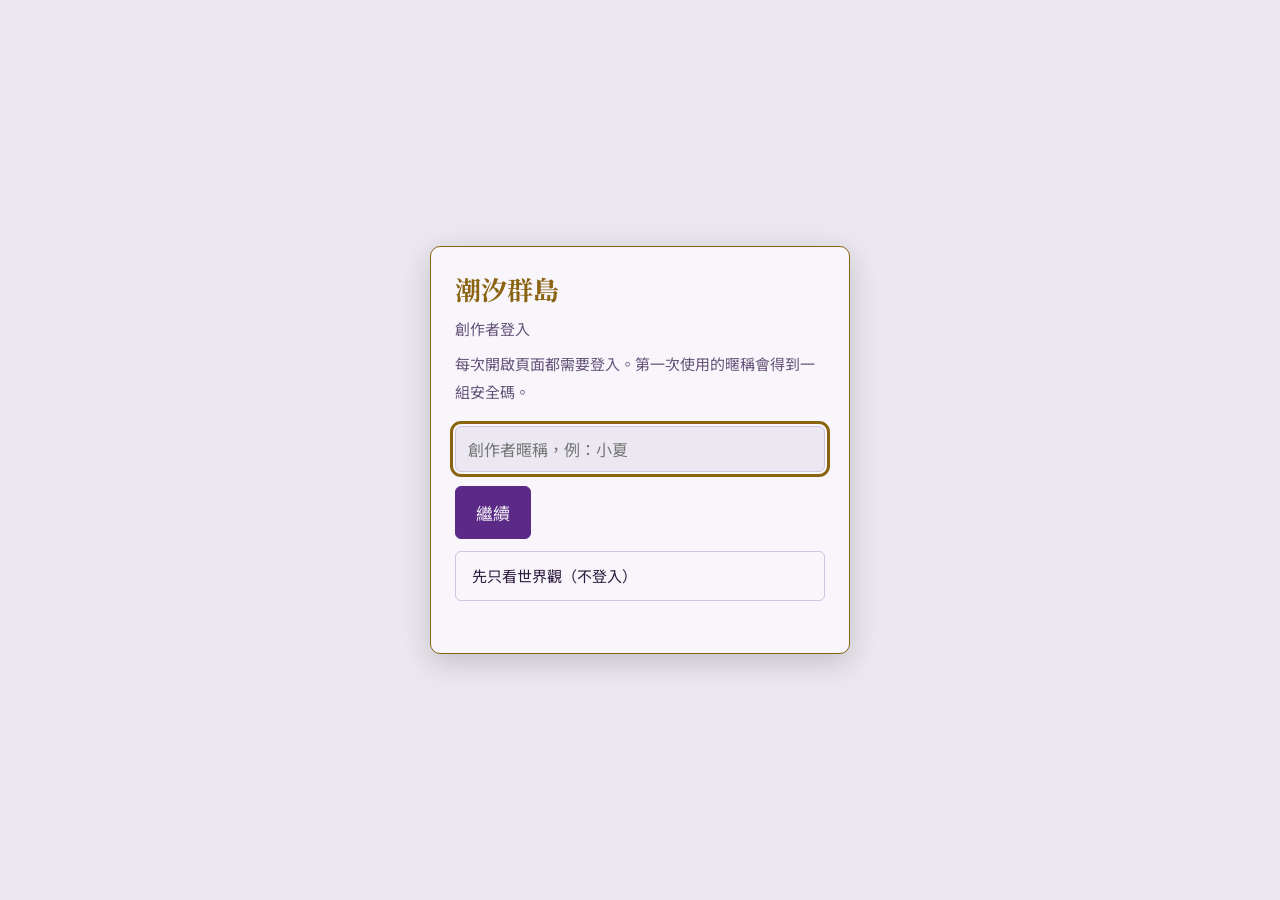
<file: index.html>
<!DOCTYPE html>
<html lang="zh-Hant">
<head>
<meta charset="utf-8">
<meta name="viewport" content="width=device-width, initial-scale=1, viewport-fit=cover">
<title>潮汐群島｜創作者登入</title>
<link href="https://fonts.googleapis.com/css2?family=Noto+Serif+TC:wght@400;600;900&family=Noto+Sans+TC:wght@400;500&display=swap" rel="stylesheet">
<link rel="stylesheet" href="style.css">
</head>
<body data-page="login" class="login">
<div class="gate" id="gate" role="dialog" aria-modal="true" aria-labelledby="gtt"><div class="box">
<h2 id="gtt" style="font-size:26px">潮汐群島</h2><p class="gp" style="margin-top:0">創作者登入</p>
<div id="st1"><p class="gp">每次開啟頁面都需要登入。第一次使用的暱稱會得到一組安全碼。</p><input id="nick" maxlength="20" placeholder="創作者暱稱，例：小夏" autocomplete="off" aria-label="創作者暱稱"><button type="button" class="go" id="next">繼續</button><a class="skip" id="skip" href="main.html">先只看世界觀（不登入）</a></div>
<div id="stn" hidden><p class="gp">「<b id="nn"></b>」是新暱稱。這是你的安全碼，只會顯示這一次，遺失無法找回：</p><code id="newcode"></code><button type="button" class="skip" id="cpcode" style="margin:0 0 10px">複製安全碼</button><label class="gp" style="display:block"><input type="checkbox" id="saved">我已抄下安全碼</label><div><button type="button" class="go" id="create">建立並進入</button><button type="button" class="skip" id="back1">返回</button></div></div>
<div id="sto" hidden><p class="gp">輸入「<b id="on"></b>」的安全碼：</p><input id="codein" placeholder="XXXX-XXXX-XXXX" autocomplete="off" aria-label="安全碼"><button type="button" class="go" id="unlock">進入</button><button type="button" class="skip" id="back2">返回</button></div>
<p class="err" id="gerr" role="alert"></p></div></div>
<script src="main.js" onerror="document.getElementById('gerr').textContent='找不到 main.js：請確認它和 index.html 在同一個資料夾，檔名全小寫。'"></script>
</body>
</html>
</file>
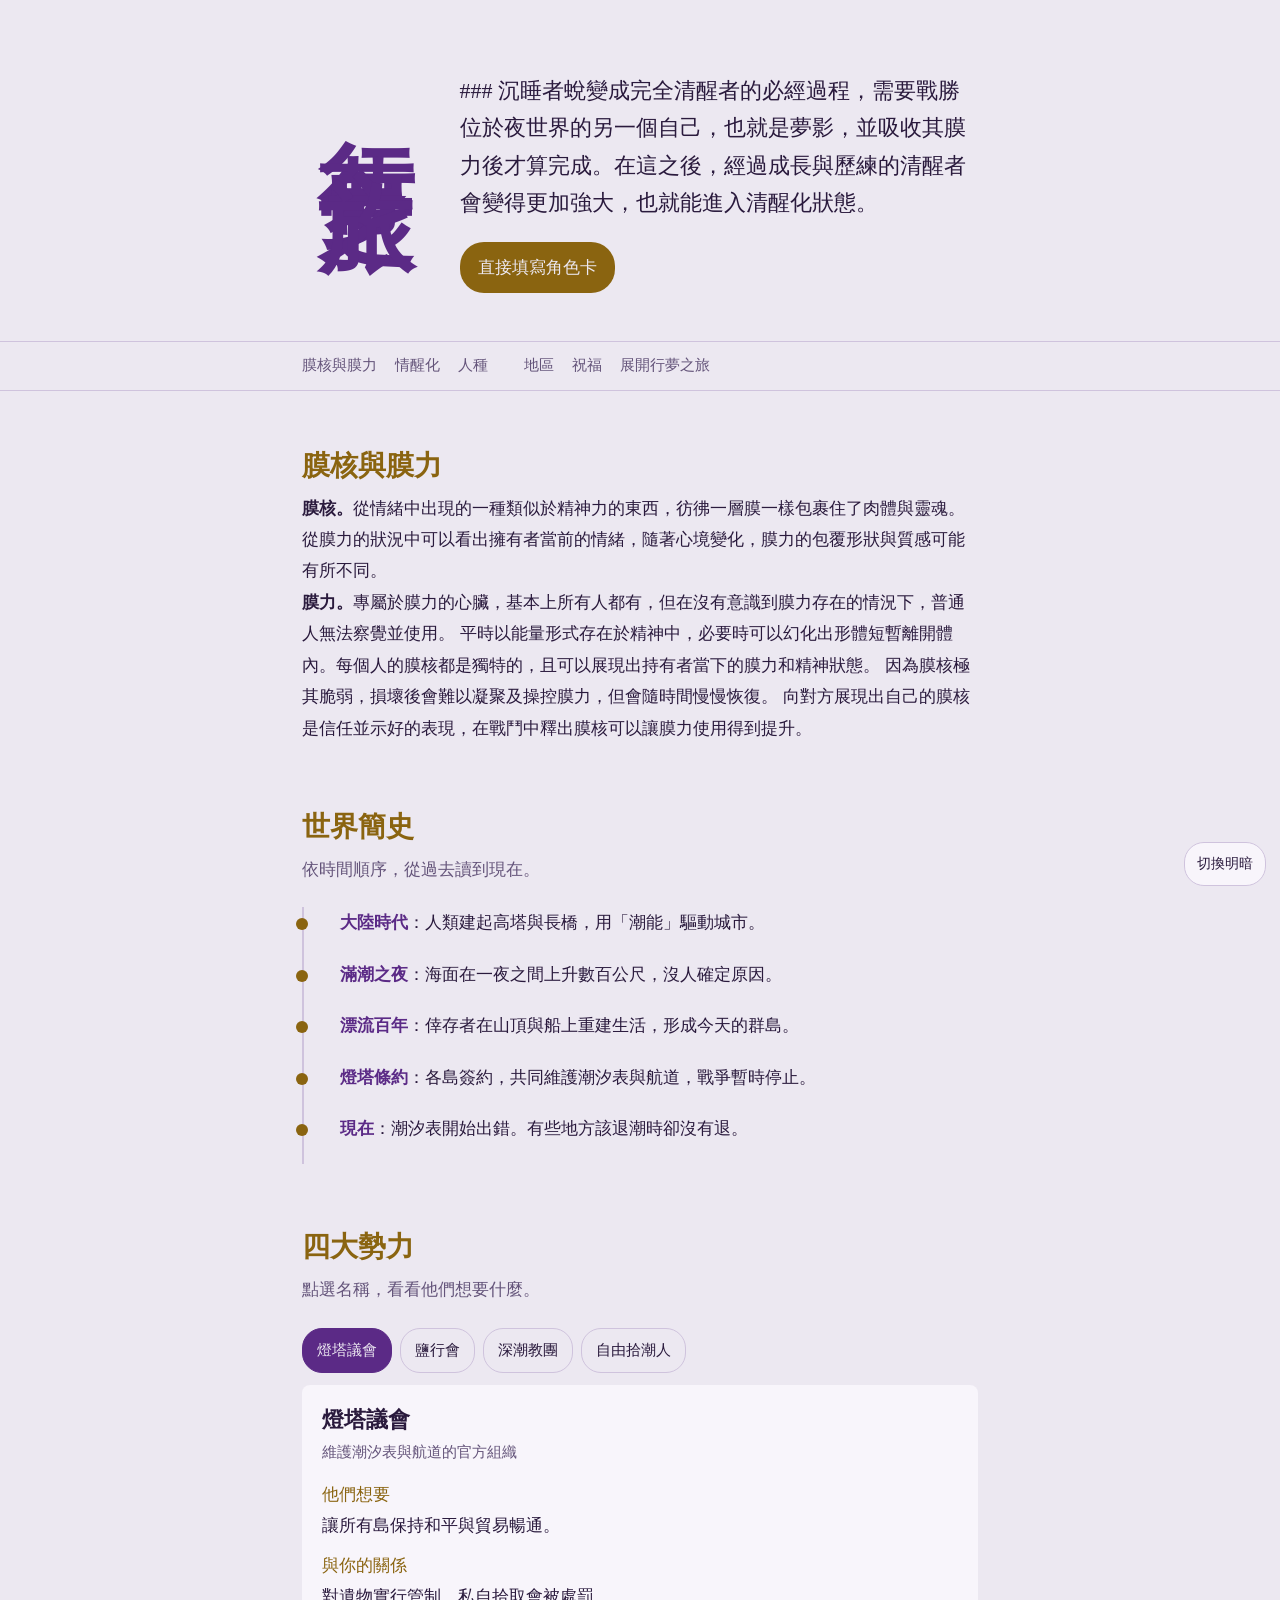
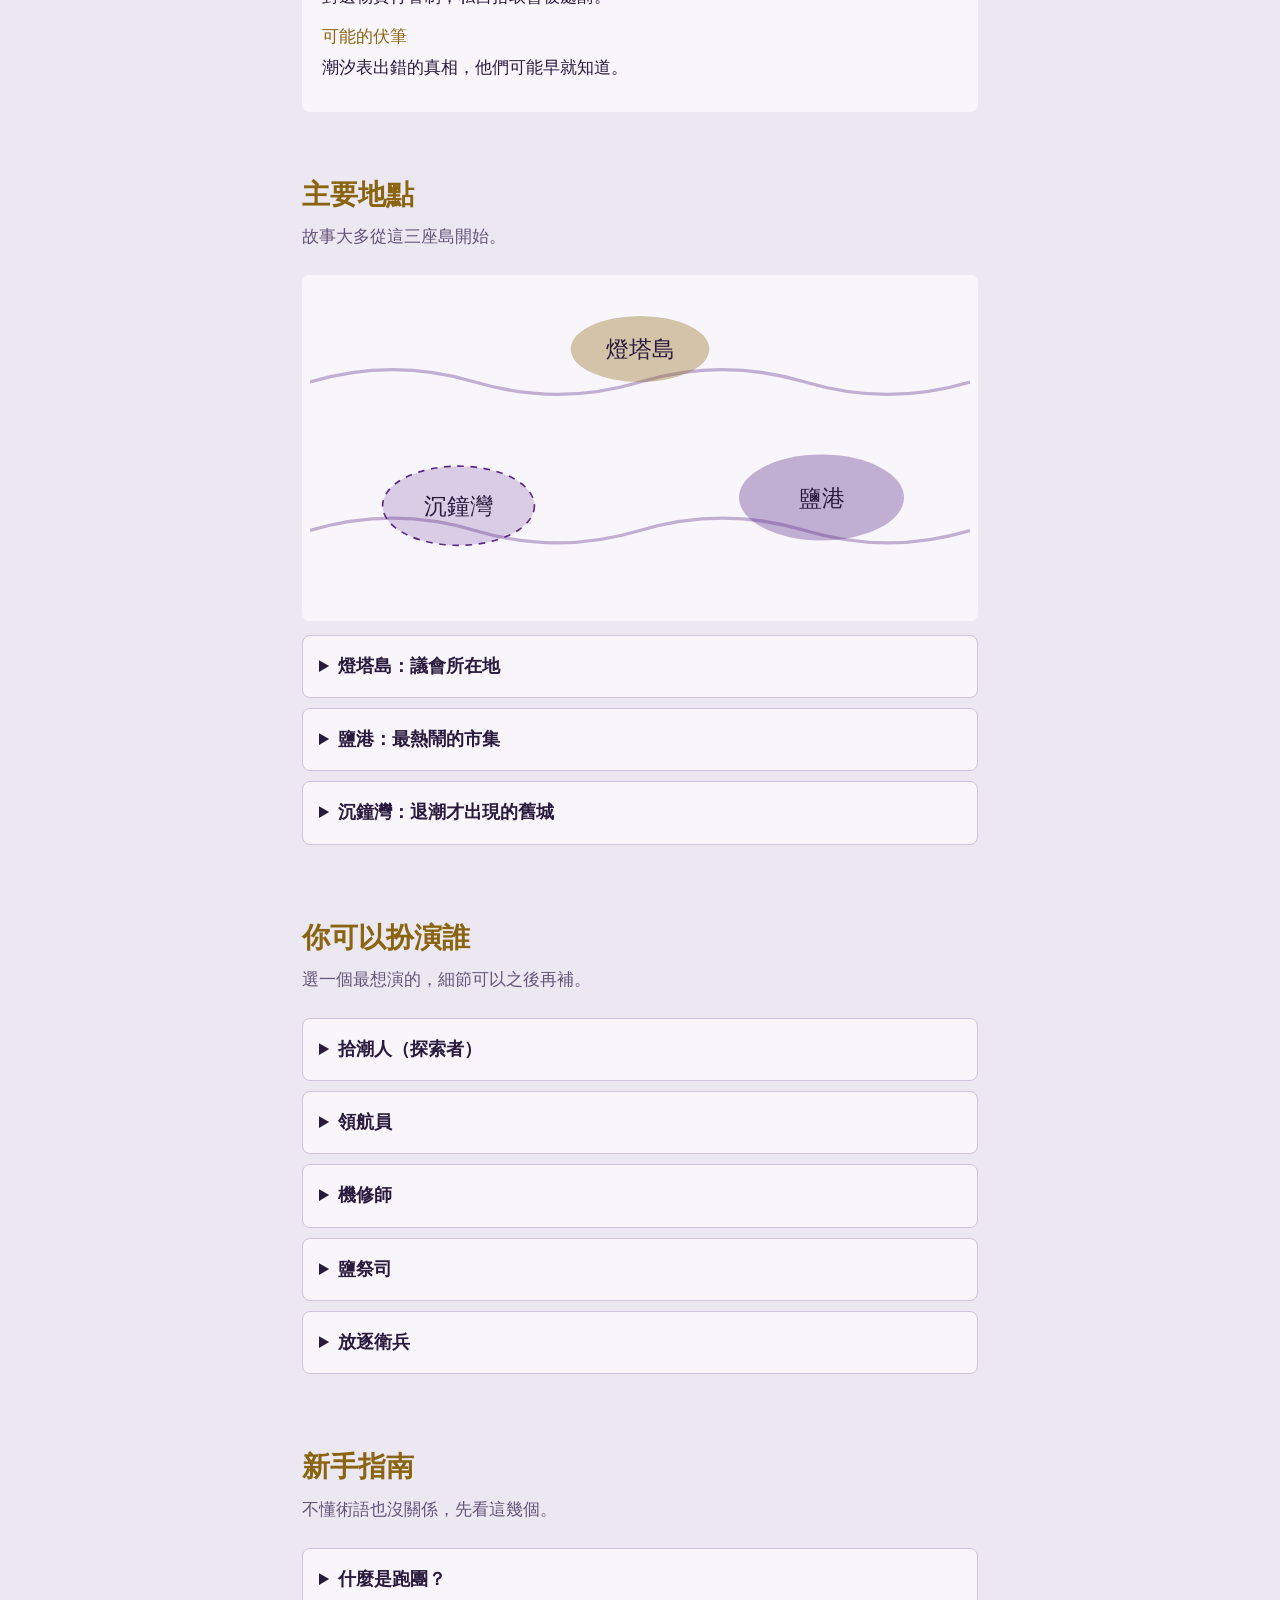
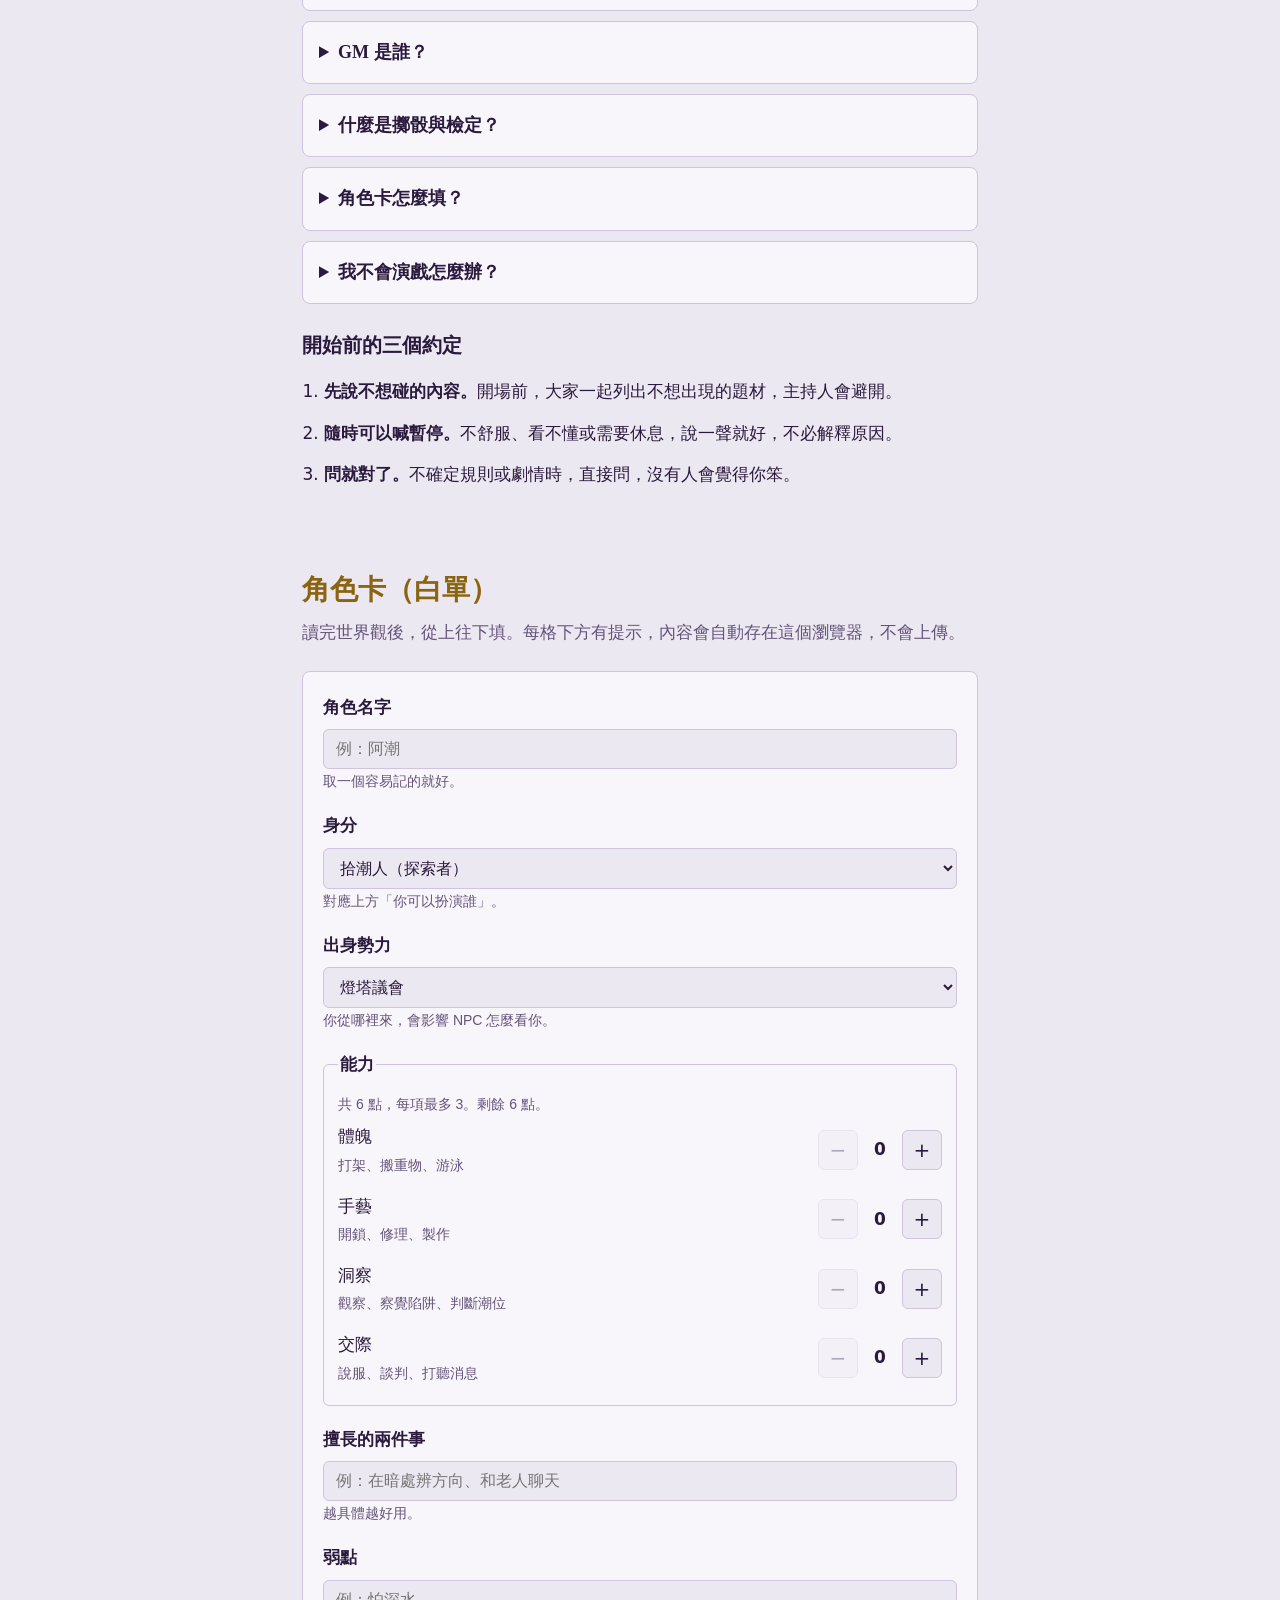
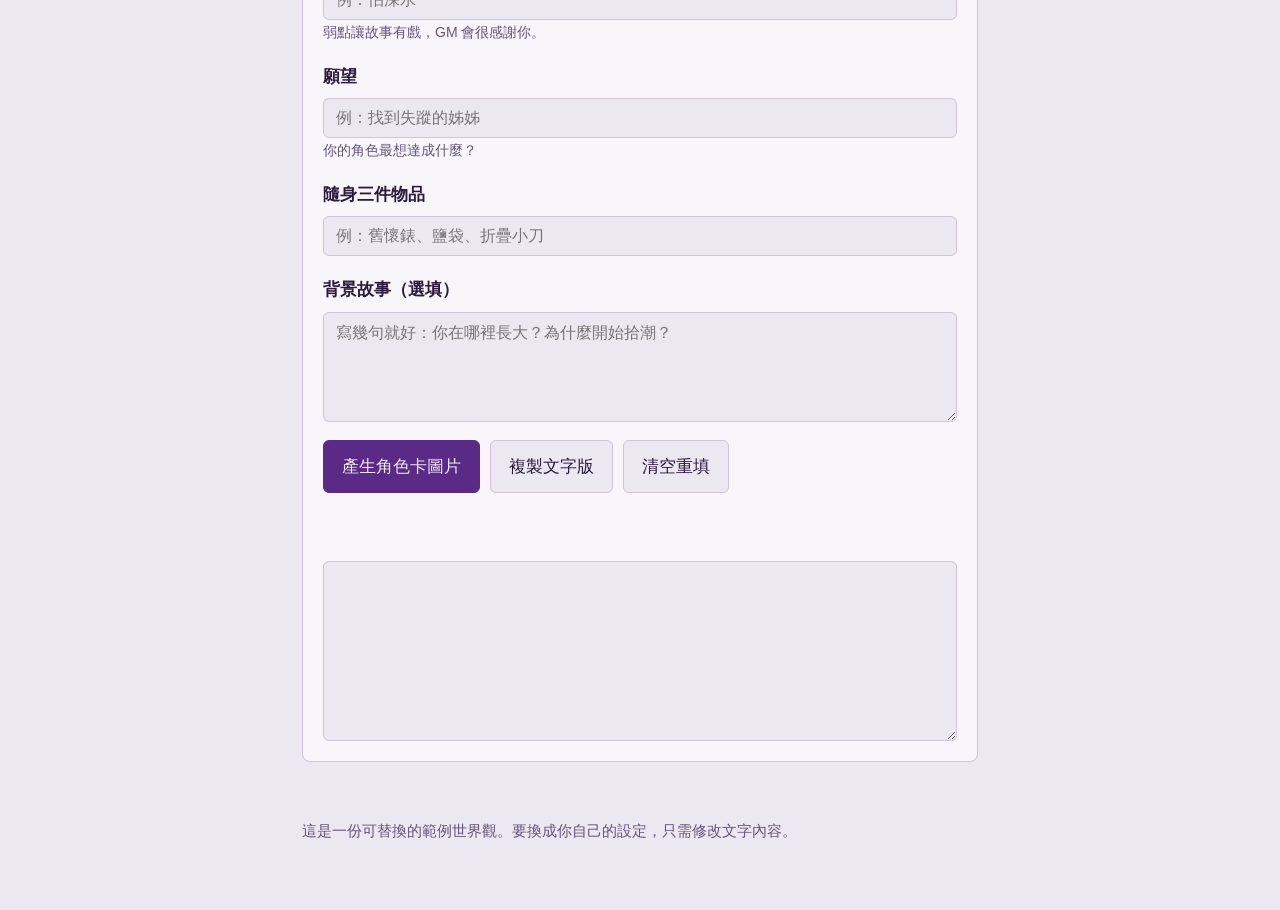
<file: Dream.html>
<!DOCTYPE html>
<head>
<meta charset="utf-8">
<meta name="viewport" content="width=device-width, initial-scale=1, viewport-fit=cover">
<title>行夢之旅｜旅途導引</title>
<style>
:root{--bg:#ece8f1;--panel:#f8f5fb;--ink:#2a1a3d;--mute:#64547a;--sea:#5b2a86;--brass:#8a6410;--line:#cfc3dd;
box-sizing:border-box;padding-top:env(safe-area-inset-top,0px);padding-bottom:env(safe-area-inset-bottom,0px)}
@media (prefers-color-scheme:dark){:root:not([data-theme="light"]){--bg:#1a1027;--panel:#26183a;--ink:#ece3f5;--mute:#b3a2c8;--sea:#b08ae0;--brass:#e2b44a;--line:#3f2c5c}}
:root[data-theme="dark"]{--bg:#1a1027;--panel:#26183a;--ink:#ece3f5;--mute:#b3a2c8;--sea:#b08ae0;--brass:#e2b44a;--line:#3f2c5c}
html{scroll-padding-top:env(safe-area-inset-top,0px);scroll-behavior:smooth}
*,*::before,*::after{box-sizing:border-box}
body{margin:0;background:var(--bg);color:var(--ink);font:17px/1.85 "Noto Sans TC",system-ui,sans-serif}
h1,h2,h3{font-family:"Noto Serif TC",serif;line-height:1.35;margin:0}
a{color:var(--sea)}
:focus-visible{outline:3px solid var(--brass);outline-offset:2px}
#tide{position:fixed;left:0;bottom:0;width:6px;height:0;background:var(--sea);z-index:5;transition:height .2s}
.wrap{max-width:720px;margin:0 auto;padding:0 22px}
nav{position:sticky;top:env(safe-area-inset-top,0px);background:var(--bg);border-bottom:1px solid var(--line);z-index:4}
nav .wrap{display:flex;gap:18px;overflow-x:auto;padding-top:10px;padding-bottom:10px;white-space:nowrap;font-size:15px}
nav a{text-decoration:none;color:var(--mute)}
nav a:hover{color:var(--brass)}
header{padding:64px 0 48px;border-bottom:1px solid var(--line)}
header .wrap{display:flex;gap:28px;align-items:flex-start}
h1{writing-mode:vertical-rl;font-size:clamp(56px,16vw,96px);font-weight:900;letter-spacing:.12em;color:var(--sea);flex:none}
.lead{padding-top:8px}
.lead p{margin:0 0 14px}
.lead .big{font-family:"Noto Serif TC",serif;font-size:22px;line-height:1.7}
.tag{color:var(--mute);font-size:15px}
section{padding:56px 0 8px}
h2{font-size:28px;margin-bottom:8px;color:var(--brass)}
.sub{color:var(--mute);margin:0 0 22px}
.facts{display:grid;gap:12px}
.facts div{background:var(--panel);border-left:4px solid var(--sea);padding:12px 16px;border-radius:0 6px 6px 0}
.facts b{font-family:"Noto Serif TC",serif}
ol.time{list-style:none;margin:0;padding:0 0 0 18px;border-left:2px solid var(--line)}
ol.time li{position:relative;padding:0 0 20px 18px}
ol.time li::before{content:"";position:absolute;left:-26px;top:11px;width:12px;height:12px;border-radius:50%;background:var(--brass)}
ol.time b{font-family:"Noto Serif TC",serif;color:var(--sea)}
.tabs{display:flex;gap:8px;flex-wrap:wrap;margin-bottom:12px}
.tabs button{font:inherit;font-size:15px;padding:8px 14px;border:1px solid var(--line);background:transparent;color:var(--ink);border-radius:20px;cursor:pointer}
.tabs button[aria-selected="true"]{background:var(--sea);border-color:var(--sea);color:var(--bg)}
.card{background:var(--panel);padding:20px;border-radius:8px;min-height:220px}
.card h3{font-size:22px;margin-bottom:4px}
.card .meta{color:var(--mute);font-size:15px;margin:0 0 10px}
.card dl{margin:12px 0 0}.card dt{font-weight:500;color:var(--brass)}.card dd{margin:0 0 8px}
details{background:var(--panel);border:1px solid var(--line);border-radius:8px;margin-bottom:10px;padding:2px 16px}
summary{cursor:pointer;padding:12px 0;font-family:"Noto Serif TC",serif;font-weight:600;font-size:18px}
details p{margin:0 0 14px}
.map{background:var(--panel);border-radius:8px;padding:8px;margin-bottom:14px}
.map svg{width:100%;height:auto;display:block}
.map text{fill:var(--ink);font:14px "Noto Sans TC",sans-serif}
.rules{padding-left:22px}.rules li{margin-bottom:10px}
footer{padding:48px 0 64px;color:var(--mute);font-size:15px}
#theme{position:fixed;right:14px;bottom:calc(14px + env(safe-area-inset-bottom,0px));z-index:6;font:inherit;font-size:14px;padding:8px 12px;border-radius:20px;border:1px solid var(--line);background:var(--panel);color:var(--ink);cursor:pointer}
.cta{display:inline-block;margin-top:6px;padding:10px 18px;background:var(--brass);color:var(--bg);border-radius:24px;text-decoration:none;font-weight:500}
.sheet{background:var(--panel);border:1px solid var(--line);border-radius:8px;padding:20px;display:grid;gap:18px}
.sheet label,.sheet legend{display:block;font-family:"Noto Serif TC",serif;font-weight:600}
.sheet small{display:block;font:14px/1.5 "Noto Sans TC",sans-serif;color:var(--mute);margin-top:2px}
.sheet input,.sheet select,.sheet textarea{display:block;width:100%;margin-top:6px;padding:10px 12px;font:16px "Noto Sans TC",sans-serif;color:var(--ink);background:var(--bg);border:1px solid var(--line);border-radius:6px}
.sheet textarea{min-height:110px;resize:vertical}
.sheet fieldset{border:1px solid var(--line);border-radius:6px;margin:0;padding:12px 14px}
.stat{display:flex;align-items:center;gap:10px;padding:6px 0}
.stat span.n{flex:1;font-family:"Noto Sans TC",sans-serif;font-weight:400}
.stat span.n em{display:block;font-style:normal;font-size:14px;color:var(--mute)}
.stat button,.btns button{font:inherit;cursor:pointer;border:1px solid var(--line);background:var(--bg);color:var(--ink);border-radius:6px}
.stat button{width:40px;height:40px;font-size:20px}
.stat button:disabled{opacity:.35;cursor:default}
.stat output{width:24px;text-align:center;font-weight:600}
.btns{display:flex;gap:10px;flex-wrap:wrap}
.btns button{padding:10px 18px}
.btns .go{background:var(--sea);border-color:var(--sea);color:var(--bg)}
#msg{margin:0;color:var(--sea);min-height:1.5em}
#out{min-height:180px}
@media (prefers-reduced-motion:reduce){html{scroll-behavior:auto}#tide{transition:none}}
</style>
</head>
<body>
<div id="tide" aria-hidden="true"></div>
<button id="theme" type="button">切換明暗</button>

<header>
<div class="wrap">
<h1>行夢之旅</h1>
<div class="lead">
<p class="big">### 沉睡者蛻變成完全清醒者的必經過程，需要戰勝位於夜世界的另一個自己，也就是夢影，並吸收其膜力後才算完成。在這之後，經過成長與歷練的清醒者會變得更加強大，也就能進入清醒化狀態。</p>
<a class="cta" href="#sheet">直接填寫角色卡</a>
</div>
</div>
</header>

<nav aria-label="認識行夢之旅"><div class="wrap">
<a href="#quick">膜核與膜力</a><a href="#history">情醒化</a><a href="#factions">人種</a><a href="#places"世界</a><a href="#roles">地區</a><a href="#newbie">祝福</a><a href="#sheet">展開行夢之旅</a>
</div></nav>

<main class="wrap">

<section id="quick">
<h2>膜核與膜力</h2>
<div><b>膜核。</b>從情緒中出現的一種類似於精神力的東西，彷彿一層膜一樣包裹住了肉體與靈魂。從膜力的狀況中可以看出擁有者當前的情緒，隨著心境變化，膜力的包覆形狀與質感可能有所不同。</div>
<div><b>膜力。</b>專屬於膜力的心臟，基本上所有人都有，但在沒有意識到膜力存在的情況下，普通人無法察覺並使用。
平時以能量形式存在於精神中，必要時可以幻化出形體短暫離開體內。每個人的膜核都是獨特的，且可以展現出持有者當下的膜力和精神狀態。
因為膜核極其脆弱，損壞後會難以凝聚及操控膜力，但會隨時間慢慢恢復。
向對方展現出自己的膜核是信任並示好的表現，在戰鬥中釋出膜核可以讓膜力使用得到提升。
</div>
</div>
</section>

<section id="history">
<h2>世界簡史</h2>
<p class="sub">依時間順序，從過去讀到現在。</p>
<ol class="time">
<li><b>大陸時代</b>：人類建起高塔與長橋，用「潮能」驅動城市。</li>
<li><b>滿潮之夜</b>：海面在一夜之間上升數百公尺，沒人確定原因。</li>
<li><b>漂流百年</b>：倖存者在山頂與船上重建生活，形成今天的群島。</li>
<li><b>燈塔條約</b>：各島簽約，共同維護潮汐表與航道，戰爭暫時停止。</li>
<li><b>現在</b>：潮汐表開始出錯。有些地方該退潮時卻沒有退。</li>
</ol>
</section>

<section id="factions">
<h2>四大勢力</h2>
<p class="sub">點選名稱，看看他們想要什麼。</p>
<div class="tabs" role="tablist" id="ftabs"></div>
<div class="card" id="fcard" role="tabpanel" aria-live="polite"></div>
</section>

<section id="places">
<h2>主要地點</h2>
<p class="sub">故事大多從這三座島開始。</p>
<div class="map">
<svg viewBox="0 0 400 200" role="img" aria-label="群島示意圖：北方燈塔島、東南鹽港、西南沉鐘灣">
<rect width="400" height="200" fill="none"/>
<path d="M0 60 Q50 45 100 60 T200 60 T300 60 T400 60" fill="none" stroke="var(--sea)" stroke-opacity=".35" stroke-width="2"/>
<path d="M0 150 Q50 135 100 150 T200 150 T300 150 T400 150" fill="none" stroke="var(--sea)" stroke-opacity=".35" stroke-width="2"/>
<ellipse cx="200" cy="40" rx="42" ry="20" fill="var(--brass)" fill-opacity=".35"/><text x="200" y="45" text-anchor="middle">燈塔島</text>
<ellipse cx="310" cy="130" rx="50" ry="26" fill="var(--sea)" fill-opacity=".35"/><text x="310" y="135" text-anchor="middle">鹽港</text>
<ellipse cx="90" cy="135" rx="46" ry="24" fill="var(--sea)" fill-opacity=".2" stroke="var(--sea)" stroke-dasharray="4 4"/><text x="90" y="140" text-anchor="middle">沉鐘灣</text>
</svg>
</div>
<details><summary>燈塔島：議會所在地</summary><p>整座島圍著一座會發光的塔建成。這裡發布每日潮汐表，也是任務的接案處。治安好、規矩多，帶武器進城要登記。</p></details>
<details><summary>鹽港：最熱鬧的市集</summary><p>船隻、商人、走私客都在這裡。想買裝備、找情報、認識同伴，先來這裡。夜裡的碼頭不要單獨行動。</p></details>
<details><summary>沉鐘灣：退潮才出現的舊城</summary><p>舊世界的城區，只在大退潮時露出水面。街上還有鐘聲，但沒人知道是誰在敲。多數冒險從這裡開始。</p></details>
</section>

<section id="roles">
<h2>你可以扮演誰</h2>
<p class="sub">選一個最想演的，細節可以之後再補。</p>
<details><summary>拾潮人（探索者）</summary><p>擅長潛入舊城、開鎖、辨認遺物。隊伍裡最常見的角色。</p></details>
<details><summary>領航員</summary><p>看得懂潮汐表，也懂星象。負責讓隊伍在對的時間進、對的時間出。</p></details>
<details><summary>機修師</summary><p>能修復舊世界的機械，也能在戰鬥中操作重型裝置。</p></details>
<details><summary>鹽祭司</summary><p>與深潮溝通的人。能安撫海中的東西，但代價由你自己承擔。</p></details>
<details><summary>放逐衛兵</summary><p>曾經的議會守衛，因為某件事被除名。擅長保護同伴。</p></details>
</section>

<section id="newbie">
<h2>新手指南</h2>
<p class="sub">不懂術語也沒關係，先看這幾個。</p>
<details><summary>什麼是跑團？</summary><p>一群人一起說一個故事。一位主持人（GM）描述世界，其他人各自扮演一個角色，說出角色想做什麼。不確定成不成功時，就擲骰子決定。</p></details>
<details><summary>GM 是誰？</summary><p>遊戲主持人。負責描述場景、扮演路人（NPC）、裁定結果。GM 不是對手，而是幫大家把故事說好的人。</p></details>
<details><summary>什麼是擲骰與檢定？</summary><p>當你的角色做有風險的事（例如撬開生鏽的門），GM 會請你擲骰。點數加上你的能力，達到目標就成功。失敗通常會讓故事往有趣的方向轉，而不是卡住。</p></details>
<details><summary>角色卡怎麼填？</summary><p>寫下名字、身分、幾項擅長的事、一個弱點和一個想達成的願望。有這五項就夠開場，其餘可以邊玩邊補。</p></details>
<details><summary>我不會演戲怎麼辦？</summary><p>不用演。用「我的角色會……」開頭說明想做什麼就好。用第三人稱一樣完全可以。</p></details>

<h3 style="margin:28px 0 10px;font-size:20px">開始前的三個約定</h3>
<ol class="rules">
<li><b>先說不想碰的內容。</b>開場前，大家一起列出不想出現的題材，主持人會避開。</li>
<li><b>隨時可以喊暫停。</b>不舒服、看不懂或需要休息，說一聲就好，不必解釋原因。</li>
<li><b>問就對了。</b>不確定規則或劇情時，直接問，沒有人會覺得你笨。</li>
</ol>
</section>

<section id="sheet">
<h2>角色卡（白單）</h2>
<p class="sub">讀完世界觀後，從上往下填。每格下方有提示，內容會自動存在這個瀏覽器，不會上傳。</p>
<div class="sheet">
<label>角色名字<input data-f="name" placeholder="例：阿潮" autocomplete="off"><small>取一個容易記的就好。</small></label>
<label>身分<select data-f="role" id="fRole"></select><small>對應上方「你可以扮演誰」。</small></label>
<label>出身勢力<select data-f="fac" id="fFac"></select><small>你從哪裡來，會影響 NPC 怎麼看你。</small></label>
<fieldset><legend>能力</legend><small id="left"></small><div id="stats"></div></fieldset>
<label>擅長的兩件事<input data-f="skills" placeholder="例：在暗處辨方向、和老人聊天" autocomplete="off"><small>越具體越好用。</small></label>
<label>弱點<input data-f="weak" placeholder="例：怕深水" autocomplete="off"><small>弱點讓故事有戲，GM 會很感謝你。</small></label>
<label>願望<input data-f="wish" placeholder="例：找到失蹤的姊姊" autocomplete="off"><small>你的角色最想達成什麼？</small></label>
<label>隨身三件物品<input data-f="items" placeholder="例：舊懷錶、鹽袋、折疊小刀" autocomplete="off"></label>
<label>背景故事（選填）<textarea data-f="story" placeholder="寫幾句就好：你在哪裡長大？為什麼開始拾潮？"></textarea></label>
<div class="btns"><button type="button" class="go" id="mkimg">產生角色卡圖片</button><button type="button" id="copy">複製文字版</button><button type="button" id="clear">清空重填</button></div>
<p id="msg" role="status"></p>
<textarea id="out" readonly hidden aria-label="角色卡文字"></textarea>
<div id="imgbox" hidden>
<img id="cardimg" alt="完整的角色卡圖片" style="width:100%;height:auto;border-radius:8px;display:block">
<div class="btns" style="margin-top:12px"><button type="button" class="go" id="dl" hidden>下載圖片</button></div>
<small>手機也可以長按圖片，選擇儲存到相簿。</small>
</div>
</div>
</section>

</main>

<footer><div class="wrap">這是一份可替換的範例世界觀。要換成你自己的設定，只需修改文字內容。</div></footer>

<script>
var F=[
{n:"燈塔議會",m:"維護潮汐表與航道的官方組織",g:"讓所有島保持和平與貿易暢通。",w:"對遺物實行管制，私自拾取會被處罰。",h:"潮汐表出錯的真相，他們可能早就知道。"},
{n:"鹽行會",m:"控制貿易與港口的商人聯盟",g:"賺錢，並壟斷遺物交易。",w:"出價高，也不問來源，但翻臉很快。",h:"想要一份沒有議會審查的潮汐表。"},
{n:"深潮教團",m:"崇拜海中意志的信徒",g:"讓大海永遠不再退去。",w:"他們相信滿潮之夜是一種恩典。",h:"你的隊伍裡，也許有人已經受洗。"},
{n:"自由拾潮人",m:"沒有旗幟的獨立探索者",g:"活下去，順便發點財。",w:"互相分享潮位與陷阱情報。",h:"角色多半從這裡出身，你也是。"}];
var tabs=document.getElementById("ftabs"),card=document.getElementById("fcard");
function show(i){
var f=F[i];
card.innerHTML="<h3></h3><p class='meta'></p><dl><dt>他們想要</dt><dd></dd><dt>與你的關係</dt><dd></dd><dt>可能的伏筆</dt><dd></dd></dl>";
card.querySelector("h3").textContent=f.n;
card.querySelector(".meta").textContent=f.m;
var d=card.querySelectorAll("dd");d[0].textContent=f.g;d[1].textContent=f.w;d[2].textContent=f.h;
[].forEach.call(tabs.children,function(b,j){b.setAttribute("aria-selected",j===i)});
}
F.forEach(function(f,i){var b=document.createElement("button");b.type="button";b.setAttribute("role","tab");b.textContent=f.n;b.onclick=function(){show(i)};tabs.appendChild(b)});
show(0);
var tide=document.getElementById("tide");
function upd(){var h=document.documentElement.scrollHeight-innerHeight;tide.style.height=(h>0?scrollY/h*100:0)+"%"}
addEventListener("scroll",upd,{passive:true});upd();
var ROLES=["拾潮人（探索者）","領航員","機修師","鹽祭司","放逐衛兵"];
var ST=[["體魄","打架、搬重物、游泳"],["手藝","開鎖、修理、製作"],["洞察","觀察、察覺陷阱、判斷潮位"],["交際","說服、談判、打聽消息"]];
var val={體魄:0,手藝:0,洞察:0,交際:0},KEY="tide-sheet";
function opts(id,arr){var s=document.getElementById(id);arr.forEach(function(t){var o=document.createElement("option");o.textContent=t;s.appendChild(o)})}
opts("fRole",ROLES);opts("fFac",F.map(function(f){return f.n}));
var sEl=document.getElementById("stats"),lEl=document.getElementById("left");
function pts(){return 6-ST.reduce(function(a,s){return a+val[s[0]]},0)}
function drawStats(){
sEl.innerHTML="";
ST.forEach(function(s){
var r=document.createElement("div");r.className="stat";
var n=document.createElement("span");n.className="n";n.textContent=s[0];
var em=document.createElement("em");em.textContent=s[1];n.appendChild(em);
var m=document.createElement("button");m.type="button";m.textContent="−";m.setAttribute("aria-label",s[0]+" 減 1");m.disabled=val[s[0]]<=0;
var o=document.createElement("output");o.textContent=val[s[0]];
var p=document.createElement("button");p.type="button";p.textContent="+";p.setAttribute("aria-label",s[0]+" 加 1");p.disabled=val[s[0]]>=3||pts()<=0;
m.onclick=function(){val[s[0]]--;drawStats();save()};
p.onclick=function(){val[s[0]]++;drawStats();save()};
r.appendChild(n);r.appendChild(m);r.appendChild(o);r.appendChild(p);sEl.appendChild(r);
});
lEl.textContent="共 6 點，每項最多 3。剩餘 "+pts()+" 點。";
}
var fields=document.querySelectorAll("[data-f]");
function collect(){var d={stats:val};[].forEach.call(fields,function(e){d[e.dataset.f]=e.value});return d}
function save(){try{localStorage.setItem(KEY,JSON.stringify(collect()))}catch(e){}}
function load(){try{var d=JSON.parse(localStorage.getItem(KEY)||"null");if(!d)return;
[].forEach.call(fields,function(e){if(d[e.dataset.f]!=null)e.value=d[e.dataset.f]});
if(d.stats)ST.forEach(function(s){val[s[0]]=Math.min(3,+d.stats[s[0]]||0)});
}catch(e){}}
[].forEach.call(fields,function(e){e.addEventListener("input",save)});
load();drawStats();
var msg=document.getElementById("msg"),out=document.getElementById("out");
document.getElementById("copy").onclick=function(){
var d=collect(),t="【角色卡】\n名字："+(d.name||"（未填）")+"\n身分："+d.role+"\n出身勢力："+d.fac+"\n能力："+ST.map(function(s){return s[0]+" "+val[s[0]]}).join("　")+"\n擅長："+d.skills+"\n弱點："+d.weak+"\n願望："+d.wish+"\n隨身物品："+d.items+"\n背景："+d.story;
out.value=t;out.hidden=false;
function ok(){msg.textContent="已複製，可以貼給 GM。"}
function no(){out.select();msg.textContent="請長按下方文字手動複製。"}
try{navigator.clipboard.writeText(t).then(ok,no)}catch(e){no()}
};
document.getElementById("clear").onclick=function(){
if(!confirm("確定要清空所有欄位嗎？"))return;
[].forEach.call(fields,function(e){e.value=e.tagName==="SELECT"?e.options[0].value:""});
ST.forEach(function(s){val[s[0]]=0});out.hidden=true;msg.textContent="已清空。";drawStats();save();
};
var SERIF='"Noto Serif TC","Songti TC","PMingLiU",serif',SANS='"Noto Sans TC","PingFang TC","Microsoft JhengHei",sans-serif';
var GOLD="#e2b44a",lastCanvas=null,dl=null,dlBtn=document.getElementById("dl");
function wrapT(ctx,text,maxW){var lines=[];text.split("\n").forEach(function(par){var line="";Array.from(par).forEach(function(ch){var t=line+ch;if(ctx.measureText(t).width>maxW&&line){lines.push(line);line=ch}else line=t});lines.push(line)});return lines}
function render(ctx,d){
var W=1080,P=84,IW=W-2*P,y=130;
ctx.textBaseline="alphabetic";ctx.textAlign="left";
ctx.fillStyle=GOLD;ctx.font="600 30px "+SERIF;ctx.fillText("潮汐群島　拾潮人角色卡",P,y);
y+=120;
var nm=d.name||"（未命名）",size=104;
do{size-=4;ctx.font="900 "+size+"px "+SERIF}while(ctx.measureText(nm).width>IW&&size>40);
ctx.fillStyle="#f3ebfb";ctx.fillText(nm,P,y);
y+=64;ctx.fillStyle="#b08ae0";ctx.font="500 38px "+SANS;ctx.fillText(d.role+"　／　"+d.fac,P,y);
y+=44;ctx.fillStyle=GOLD;ctx.fillRect(P,y,IW,3);
y+=76;
ST.forEach(function(s,i){
var cx=P+(i%2)*(IW/2),cy=y+Math.floor(i/2)*92;
ctx.fillStyle="#ece3f5";ctx.font="500 38px "+SANS;ctx.fillText(s[0],cx,cy);
for(var k=0;k<3;k++){ctx.beginPath();ctx.arc(cx+190+k*48,cy-12,16,0,7);if(k<val[s[0]]){ctx.fillStyle=GOLD;ctx.fill()}ctx.strokeStyle=GOLD;ctx.lineWidth=3;ctx.stroke()}
});
y+=92+64;
[["擅長",d.skills],["弱點",d.weak],["願望",d.wish],["隨身物品",d.items],["背景故事",d.story]].forEach(function(sec){
ctx.font="400 32px "+SANS;
var lines=wrapT(ctx,(sec[1]||"").trim()||"（未填）",IW-64),h=lines.length*50+98;
ctx.fillStyle="rgba(255,255,255,.07)";ctx.fillRect(P,y,IW,h);
ctx.fillStyle=GOLD;ctx.fillRect(P,y,6,h);
ctx.font="600 28px "+SERIF;ctx.fillText(sec[0],P+32,y+56);
ctx.fillStyle="#ece3f5";ctx.font="400 32px "+SANS;
lines.forEach(function(l,i){ctx.fillText(l,P+32,y+112+i*50)});
y+=h+24;
});
ctx.fillStyle="#8b78a3";ctx.font="400 24px "+SANS;ctx.fillText("潮汐群島　世界觀導覽",P,y+34);
return y+34;
}
async function makeImage(){
var d=collect(),txt="潮汐群島拾潮人角色卡體魄手藝洞察交際擅長弱點願望隨身物品背景故事（未填）（未命名）／　"+Object.keys(d).map(function(k){return typeof d[k]==="string"?d[k]:""}).join("");
try{await Promise.all([document.fonts.load('900 60px "Noto Serif TC"',txt),document.fonts.load('600 30px "Noto Serif TC"',txt),document.fonts.load('400 30px "Noto Sans TC"',txt),document.fonts.load('500 30px "Noto Sans TC"',txt)])}catch(e){}
var W=1080,c=document.createElement("canvas");c.width=W;c.height=2400;
var end=render(c.getContext("2d"),d),H=Math.max(1500,end+96);
c.height=H;var ctx=c.getContext("2d");
var g=ctx.createLinearGradient(0,0,0,H);g.addColorStop(0,"#2c1848");g.addColorStop(1,"#150c22");
ctx.fillStyle=g;ctx.fillRect(0,0,W,H);
ctx.strokeStyle=GOLD;ctx.lineWidth=4;ctx.strokeRect(28,28,W-56,H-56);
ctx.globalAlpha=.5;ctx.lineWidth=1.5;ctx.strokeRect(44,44,W-88,H-88);ctx.globalAlpha=1;
render(ctx,d);
lastCanvas=c;
document.getElementById("cardimg").src=c.toDataURL("image/png");
document.getElementById("imgbox").hidden=false;
dlBtn.hidden=!dl;
document.getElementById("imgbox").scrollIntoView({behavior:"smooth",block:"nearest"});
}
document.getElementById("mkimg").onclick=function(){msg.textContent="正在產生圖片…";makeImage().then(function(){msg.textContent="角色卡圖片完成。"},function(){msg.textContent="產生失敗，請再試一次。"})};
try{if(window.claude&&claude.use)claude.use("downloads").then(function(x){dl=x;if(x&&lastCanvas)dlBtn.hidden=false},function(){})}catch(e){}
dlBtn.onclick=function(){
if(!dl||!lastCanvas)return;
lastCanvas.toBlob(function(b){
var n=((collect().name||"角色卡")+"").replace(/[\\\/:*?"<>|]/g,"").slice(0,40)||"角色卡";
dl.save({filename:n+".png",data:b}).then(function(){msg.textContent="已儲存。"},function(e){msg.textContent=(e&&e.code==="declined")?"已取消儲存。":"無法下載，請長按圖片儲存。"});
},"image/png");
};
document.getElementById("theme").onclick=function(){
var r=document.documentElement,cur=r.getAttribute("data-theme");
var dark=cur?cur==="dark":matchMedia("(prefers-color-scheme:dark)").matches;
r.setAttribute("data-theme",dark?"light":"dark");
};
</script>
</body>
</html>
</file>
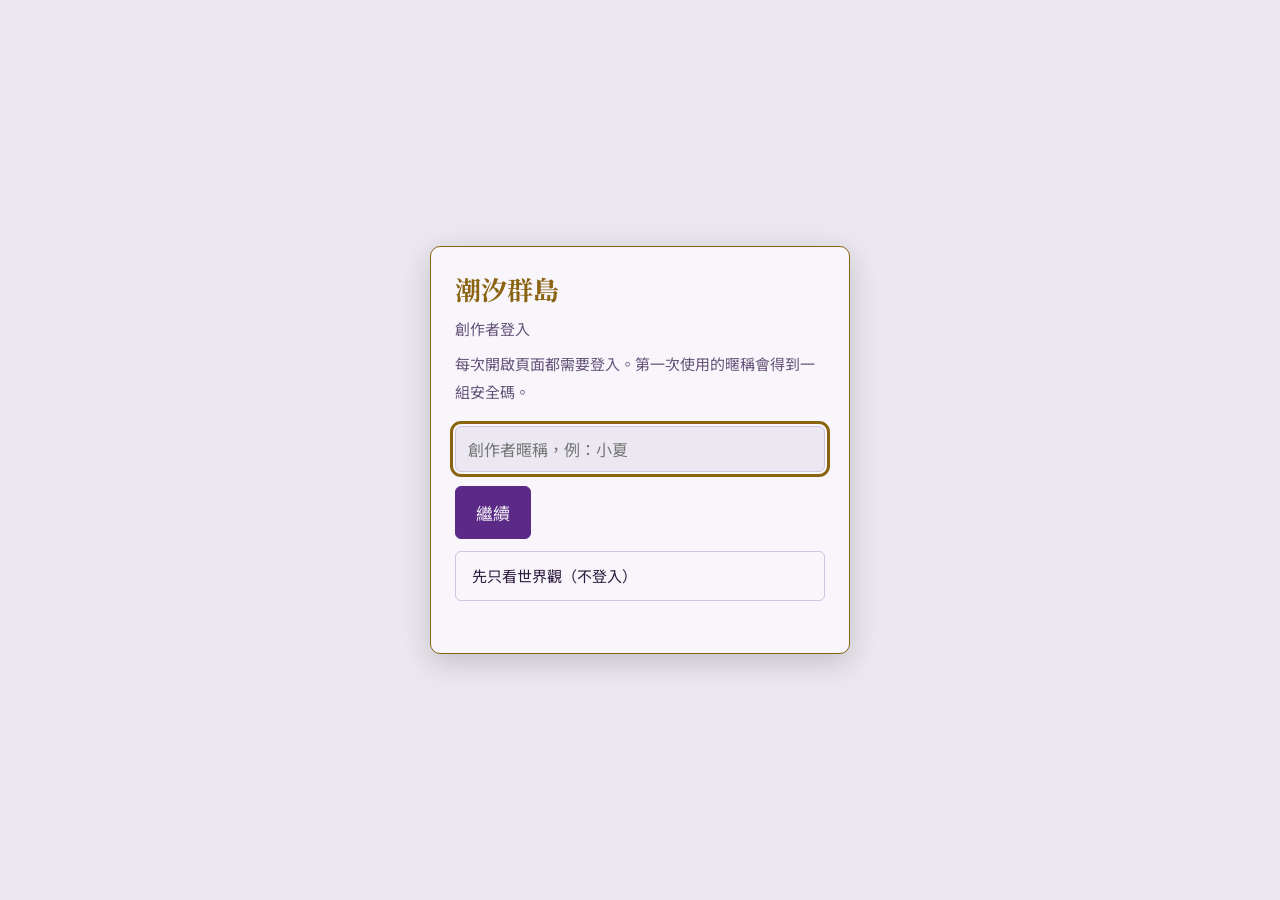
<file: main.html>
<!DOCTYPE html>
<html lang="zh-Hant">
<head>
<meta charset="utf-8">
<meta name="viewport" content="width=device-width, initial-scale=1, viewport-fit=cover">
<title>行夢之旅｜世界觀</title>
<link href="https://fonts.googleapis.com/css2?family=Noto+Serif+TC:wght@400;600;900&family=Noto+Sans+TC:wght@400;500&display=swap" rel="stylesheet">
<link rel="stylesheet" href="style.css">
</head>
<body data-page="main">
<div id="tide" aria-hidden="true"></div>
<button id="theme" type="button">切換明暗</button>

<header>
<div class="wrap">
<h1>行夢之旅</h1>
<div class="lead">
<p class="big">在行夢之旅，有著日、夜、夢三個世界。
世界間本不會有交集，但因為膜力累積，通往異界的環伴隨著異獸的出現，於是跨世界的旅行、遷徙與侵略逐漸發展。</p>
<p>每個人都具有膜核及膜力，不過日世界人無法意識到自身擁有。
只有少數的特殊案例才能一定程度地使用。
</p>
<p class="tag">給第一次接觸「世界」的你，好好閱讀吧。</p>
<a class="cta" href="#sheet">直接填寫角色卡</a>
</div>
</div>
</header>

<nav aria-label="章節"><div class="wrap">
<a href="#quick">膜力與膜核</a><a href="#history">人種</a><a href="#factions">世界</a><a href="#places">地區（持續開放中）</a><a href="#roles">組織</a><a href="#sheet">填寫角色卡</a><a href="#library">我的角色庫</a><a href="#gallery">角色櫥窗</a><a href="index.html" id="navlogin">登入創作者</a>
</div></nav>

<main class="wrap">

<section id="quick">
<h2>膜力與膜核</h2>
<p class="sub">這是人最初始所有的，卻不是人人皆可掌控。</p>
<div class="facts">
<div><b>膜力。</b>從情緒中出現的一種類似於精神力的東西，彷彿一層膜一樣包裹住了肉體與靈魂。從膜力的狀況中可以看出擁有者當前的情緒，
隨著心境變化，膜力的包覆形狀與質感可能有所不同。</div>
<div><b>膜核。</b>膜核是專屬於膜力的心臟，基本上所有人都有，但在沒有意識到膜力存在的情況下，普通人無法察覺並使用。
平時以能量形式存在於精神中，必要時可以幻化出形體短暫離開體內。每個人的膜核都是獨特的，且可以展現出持有者當下的膜力和精神狀態。
因為膜核極其脆弱，損壞後會難以凝聚及操控膜力，但會隨時間慢慢恢復。
向對方展現出自己的膜核是信任並示好的表現，在戰鬥中釋出膜核可以讓膜力使用得到提升。</div>
</div>
</section>

<section id="history">
<h2>人種</h2>
<p class="sub">世界物種分為：人類、異獸、幻獸、似人以及機械人。

似人的意識誕生於被膜力浸染的生物/物品之中，來自對其的人格化。
而機械人則早已滅絕許久，只得從一些紀錄上尋到些許痕跡。</p>
<ol class="time">
<li><b>人類。最常見的種族，幾乎遍佈整個世界。</b>：自上古時期便開始行走於大地，居住於不同世界與地區。
在體能方面中庸偏下，但可以隨著鍛鍊逐漸進步。由於人類有著更為豐富的情緒，長時間浸染下血肉也蘊含著比其他物種更豐富的膜力，所以人類的血肉對異獸來說比起其他物種具有更大的吸引力。</li>
<li><b>異獸。由中性膜力餵養而來，通常會擁有動物或是物品的特徵，大多異獸都擁有在人型與原型中切換的能力。</b>：可以藉由生育誕下後代，也能夠與其他物種混血。有將自身化為人型的能力，通俗上會認為人型比較方便，
但也有不少異獸會因為所謂異獸的驕傲而始終保持著自己原型的模樣。人類的血肉對異獸有很大的吸引力。化為人型的異獸會因為融入人類社會或是形體上的改變產生心境的不同，從而擁有有更高的克制力能夠壓抑自己對人類血肉的慾望。
而選擇保持原生模樣的異獸比起人型的異獸更為兇殘、粗魯，有時會成為治安的亂源之一。
（異獸化為人型的目的大不相同，有些是為了方便，不過也有不少異獸是為了體驗到不同的情緒或是有其他目的所以將自身化為人型）
大多異獸的原型都是動物，不過也有一群原型是無機物甚至是機械的異獸存在，而異獸化成人形後身上也會保留些許該品種的特徵。</li>
<li><b>幻獸。由正向膜力餵養而來，有著與異獸相似的能力和來源，擁有動物或物品的原型且可以在兩者之間切換。通常被認為是極具善意的物種，與人類的關係交好。</b>：能生育並誕下後代。也可以與其他的物種混血。
基本上與所有物種交好，通常被認為是善良、溫和且包容，他們熱愛和平不會輕易與其餘人起衝突，但這不代表他們會逆來順受，幻獸的能力同樣不容小覷。他們在精神方面比其他物種來的更為強大，對精神污染的抵抗力高且在操控膜力上也比較輕鬆。
幻獸一族在歷史上曾經因為善良遭到壓迫，奮起反抗後目前依舊行走在捍衛同胞權利的路上。</li>
</ol>
</section>

<section id="factions">
<h2>世界</h2>
<p class="sub">點選名稱，看看這裡如何運行。</p>
<div class="tabs" role="tablist" id="ftabs"></div>
<div class="card" id="fcard" role="tabpanel" aria-live="polite"></div>
</section>

<section id="places">
<h2>地區</h2>
<p class="sub">世界很大，地圖會慢慢展開。</p>
<details><summary>日世界｜罪花楹城</summary><p>
百年前，一場戰爭蔓延至了這裡，兩個世界的人們各自為目的打得你死我活、兩敗俱傷。一位罪人自夢中陣營而來，他受夠了這樣無休止的自我消耗，於是手起刀落，夢世界的頭兒腦袋落地，罪人成了結束戰爭的英雄。
但是夢中世界不再歡迎他，他與其餘同伴一起被留在了日世界中。他們在千瘡百孔的土地上建立文明，直到英雄為隱藏身分假死後，一位商人接手了剩下的工作，將罪花楹帶領成為一座快速發展的商業城市。
這是個靠海的大都市，靠貿易躍升為大陸的中心，但由於其發展太過迅速導致貧富差距日益加劇。
分為兩大區——富人區：養尊處優的富人們通常生活在這裡，市政府就在該區域的正中央，大樓並排著形成一個巨大的水泥森林。
平（貧）民區：努力掙扎的人們通常生活在此處，距離市政府最遠，也是最被忽視的地方。破敗的鐵皮屋、小平房和個是霓虹燈店家組成了一個不夜城，是富人區無法體會到的快樂。
大多居住於此處的都是人類。如同很多大城市一般，政府在都市的地位至關重要。但通常政府的手不會伸到平民區中，因此亦有黑幫盤據。
  目前規模最大的組織為赤薔薇，平民區暫時沒有能與之抗衡的另一個人，不過富人區或許也沒有想像中的安寧。
</p></details>
<details><summary>日世界｜臨川</summary><p>自農耕文明發展而來，人民大多在這片土地上安居樂業。閒暇之餘藉著鍛鍊身體的方法，人們感知到了一種被稱為「氣」，會在體內流轉的能量。他們將其利用起來，逐漸發展出了各種不同的武學。
時間流轉，隨著武學的興盛，他們創立了門派、廣收起門徒，成為一個全新的由武術建立起來的城鎮。稱為臨川。是以武術、門派、各式武館所建立起來的城鎮，幾乎每家每戶都會讓孩子學武。大多數喜歡冷兵器搭配拳腳使用，熱兵器通常會遭到不齒
  （但仍有武館和門派在使用）。
幾年前曾經遭遇過戰爭，人口尚未完全復甦，近期兩大門派正在廣招新門徒。沒有太大的貧富差距，經濟大多還是以貿易和農業為主。
居住在此處的基本上都是人類，政權由三個門派相互制衡。
</p></details>
<details><summary>日世界｜終垠</summary><p>一群遊者來自遙遠的未知，腳印踏上了這片黃沙。長期的居無定所使他們身心俱疲，於是神明降臨指點了他們綠洲所在的位置。遊者得到休憩，在此處安居並建立了國家。
最初的王感念神明的恩情，自詡神之祭司，往後綠洲歷代的帝皇都將是正教永遠的僕從。
數代後，一位君王被慾望蒙蔽，他渴望權力、他渴望至高無上的榮耀，暴虐蒙住了他的雙眼，忠誠只不過是建立於恐懼的扎根。
這裡是黃沙的盡頭與開始，一個沙塵肆虐的帝國開始了它的時代。
</p></details>
</section>

<section id="roles">
<h2>你可以扮演誰</h2>
<p class="sub">選一個最想演的，細節可以之後再補。</p>
<details><summary>拾潮人（探索者）</summary><p>擅長潛入舊城、開鎖、辨認遺物。隊伍裡最常見的角色。</p></details>
<details><summary>領航員</summary><p>看得懂潮汐表，也懂星象。負責讓隊伍在對的時間進、對的時間出。</p></details>
<details><summary>機修師</summary><p>能修復舊世界的機械，也能在戰鬥中操作重型裝置。</p></details>
<details><summary>鹽祭司</summary><p>與深潮溝通的人。能安撫海中的東西，但代價由你自己承擔。</p></details>
<details><summary>放逐衛兵</summary><p>曾經的議會守衛，因為某件事被除名。擅長保護同伴。</p></details>
</section>

<section id="newbie">
<h2>新手指南</h2>
<p class="sub">不懂術語也沒關係，先看這幾個。</p>
<details><summary>什麼是跑團？</summary><p>一群人一起說一個故事。一位主持人（GM）描述世界，其他人各自扮演一個角色，說出角色想做什麼。不確定成不成功時，就擲骰子決定。</p></details>
<details><summary>GM 是誰？</summary><p>遊戲主持人。負責描述場景、扮演路人（NPC）、裁定結果。GM 不是對手，而是幫大家把故事說好的人。</p></details>
<details><summary>什麼是擲骰與檢定？</summary><p>當你的角色做有風險的事（例如撬開生鏽的門），GM 會請你擲骰。點數加上你的能力，達到目標就成功。失敗通常會讓故事往有趣的方向轉，而不是卡住。</p></details>
<details><summary>角色卡怎麼填？</summary><p>寫下名字、身分、幾項擅長的事、一個弱點和一個想達成的願望。有這五項就夠開場，其餘可以邊玩邊補。</p></details>
<details><summary>我不會演戲怎麼辦？</summary><p>不用演。用「我的角色會……」開頭說明想做什麼就好。用第三人稱一樣完全可以。</p></details>

<h3 style="margin:28px 0 10px;font-size:20px">開始前的三個約定</h3>
<ol class="rules">
<li><b>先說不想碰的內容。</b>開場前，大家一起列出不想出現的題材，主持人會避開。</li>
<li><b>隨時可以喊暫停。</b>不舒服、看不懂或需要休息，說一聲就好，不必解釋原因。</li>
<li><b>問就對了。</b>不確定規則或劇情時，直接問，沒有人會覺得你笨。</li>
</ol>
</section>

<section id="sheet">
<h2>角色卡（白單）</h2>
<p class="sub">讀完世界觀後，從上往下填。每格下方有提示，內容會自動存在這個瀏覽器，不會上傳。</p>
<div class="sheet">
<div class="btns"><span id="whoami"></span><button type="button" id="chg">登出／更換暱稱</button></div>
<label>角色名字<input data-f="name" placeholder="例：阿潮" autocomplete="off"><small>取一個容易記的就好。</small></label>
<label>身分<select data-f="role" id="fRole"></select><small>對應上方「你可以扮演誰」。</small></label>
<label>出身勢力<select data-f="fac" id="fFac"></select><small>你從哪裡來，會影響 NPC 怎麼看你。</small></label>
<label>家族<input data-f="fam" placeholder="例：海蛇家（沒有就留空）" autocomplete="off"><small>櫥窗會把同家族的角色放在一起。</small></label>
<label>所屬世界<input data-f="world" value="潮汐群島" autocomplete="off"><small>角色來自哪個世界觀。</small></label>
<fieldset><legend>能力</legend><small id="left"></small><div id="stats"></div></fieldset>
<label>擅長的兩件事<input data-f="skills" placeholder="例：在暗處辨方向、和老人聊天" autocomplete="off"><small>越具體越好用。</small></label>
<label>弱點<input data-f="weak" placeholder="例：怕深水" autocomplete="off"><small>弱點讓故事有戲，GM 會很感謝你。</small></label>
<label>願望<input data-f="wish" placeholder="例：找到失蹤的姊姊" autocomplete="off"><small>你的角色最想達成什麼？</small></label>
<label>隨身三件物品<input data-f="items" placeholder="例：舊懷錶、鹽袋、折疊小刀" autocomplete="off"></label>
<label>背景故事（選填）<textarea data-f="story" placeholder="寫幾句就好：你在哪裡長大？為什麼開始拾潮？"></textarea></label>
<label class="chk"><input type="checkbox" id="pub">將角色擺放至櫥窗<small>勾選：所有人都能在櫥窗看到這個角色。不勾選：只存進你的私人角色庫，只有你看得到。</small></label>
<div class="btns"><button type="button" class="go" id="mkimg">產生角色卡圖片</button><button type="button" id="addg">儲存角色</button><button type="button" id="copy">複製文字版</button><button type="button" id="clear">清空重填</button></div>
<p id="msg" role="status"></p>
<textarea id="out" readonly hidden aria-label="角色卡文字"></textarea>
<div id="imgbox" hidden>
<img id="cardimg" alt="完整的角色卡圖片" style="width:100%;height:auto;border-radius:8px;display:block">
<div class="btns" style="margin-top:12px"><button type="button" class="go" id="dl" hidden>下載圖片</button></div>
<small>手機也可以長按圖片，選擇儲存到相簿。</small>
</div>
</div>
</section>

<section id="library">
<h2>我的私人角色庫</h2>
<p class="sub">只有輸入正確暱稱與安全碼的本人看得到。可以載入編輯、放到櫥窗，或刪除。</p>
<div id="lib"></div>
</section>

<section id="gallery">
<h2>角色櫥窗</h2>
<p class="sub">這裡是大家公開的角色。切換分類，同一批角色會依不同方式分組。</p>
<div class="tabs" role="tablist" id="gtabs"></div>
<div id="ggrid" aria-live="polite"></div>
</section>

</main>

<footer><div class="wrap">這是一份可替換的範例世界觀。要換成你自己的設定，只需修改文字內容。</div></footer>
<script src="main.js"></script>
</body>
</html>
</file>
<file: style.css>
:root{--bg:#ece8f1;--panel:#f8f5fb;--ink:#2a1a3d;--mute:#64547a;--sea:#5b2a86;--brass:#8a6410;--line:#cfc3dd;
box-sizing:border-box;padding-top:env(safe-area-inset-top,0px);padding-bottom:env(safe-area-inset-bottom,0px)}
@media (prefers-color-scheme:dark){:root:not([data-theme="light"]){--bg:#1a1027;--panel:#26183a;--ink:#ece3f5;--mute:#b3a2c8;--sea:#b08ae0;--brass:#e2b44a;--line:#3f2c5c}}
:root[data-theme="dark"]{--bg:#1a1027;--panel:#26183a;--ink:#ece3f5;--mute:#b3a2c8;--sea:#b08ae0;--brass:#e2b44a;--line:#3f2c5c}
html{scroll-padding-top:env(safe-area-inset-top,0px);scroll-behavior:smooth}
*,*::before,*::after{box-sizing:border-box}
body{margin:0;background:var(--bg);color:var(--ink);font:17px/1.85 "Noto Sans TC",system-ui,sans-serif}
h1,h2,h3{font-family:"Noto Serif TC",serif;line-height:1.35;margin:0}
a{color:var(--sea)}
:focus-visible{outline:3px solid var(--brass);outline-offset:2px}
#tide{position:fixed;left:0;bottom:0;width:6px;height:0;background:var(--sea);z-index:5;transition:height .2s}
.wrap{max-width:720px;margin:0 auto;padding:0 22px}
nav{position:sticky;top:env(safe-area-inset-top,0px);background:var(--bg);border-bottom:1px solid var(--line);z-index:4}
nav .wrap{display:flex;gap:18px;overflow-x:auto;padding-top:10px;padding-bottom:10px;white-space:nowrap;font-size:15px}
nav a{text-decoration:none;color:var(--mute)}
nav a:hover{color:var(--brass)}
header{padding:64px 0 48px;border-bottom:1px solid var(--line)}
header .wrap{display:flex;gap:28px;align-items:flex-start}
h1{writing-mode:vertical-rl;font-size:clamp(56px,16vw,96px);font-weight:900;letter-spacing:.12em;color:var(--sea);flex:none}
.lead{padding-top:8px}
.lead p{margin:0 0 14px}
.lead .big{font-family:"Noto Serif TC",serif;font-size:22px;line-height:1.7}
.tag{color:var(--mute);font-size:15px}
section{padding:56px 0 8px}
h2{font-size:28px;margin-bottom:8px;color:var(--brass)}
.sub{color:var(--mute);margin:0 0 22px}
.facts{display:grid;gap:12px}
.facts div{background:var(--panel);border-left:4px solid var(--sea);padding:12px 16px;border-radius:0 6px 6px 0}
.facts b{font-family:"Noto Serif TC",serif}
ol.time{list-style:none;margin:0;padding:0 0 0 18px;border-left:2px solid var(--line)}
ol.time li{position:relative;padding:0 0 20px 18px}
ol.time li::before{content:"";position:absolute;left:-26px;top:11px;width:12px;height:12px;border-radius:50%;background:var(--brass)}
ol.time b{font-family:"Noto Serif TC",serif;color:var(--sea)}
.tabs{display:flex;gap:8px;flex-wrap:wrap;margin-bottom:12px}
.tabs button{font:inherit;font-size:15px;padding:8px 14px;border:1px solid var(--line);background:transparent;color:var(--ink);border-radius:20px;cursor:pointer}
.tabs button[aria-selected="true"]{background:var(--sea);border-color:var(--sea);color:var(--bg)}
.card{background:var(--panel);padding:20px;border-radius:8px;min-height:220px}
.card h3{font-size:22px;margin-bottom:4px}
.card .meta{color:var(--mute);font-size:15px;margin:0 0 10px}
.card dl{margin:12px 0 0}.card dt{font-weight:500;color:var(--brass)}.card dd{margin:0 0 8px}
details{background:var(--panel);border:1px solid var(--line);border-radius:8px;margin-bottom:10px;padding:2px 16px}
summary{cursor:pointer;padding:12px 0;font-family:"Noto Serif TC",serif;font-weight:600;font-size:18px}
details p{margin:0 0 14px}
.map{background:var(--panel);border-radius:8px;padding:8px;margin-bottom:14px}
.map svg{width:100%;height:auto;display:block}
.map text{fill:var(--ink);font:14px "Noto Sans TC",sans-serif}
.rules{padding-left:22px}.rules li{margin-bottom:10px}
footer{padding:48px 0 64px;color:var(--mute);font-size:15px}
#theme{position:fixed;right:14px;bottom:calc(14px + env(safe-area-inset-bottom,0px));z-index:6;font:inherit;font-size:14px;padding:8px 12px;border-radius:20px;border:1px solid var(--line);background:var(--panel);color:var(--ink);cursor:pointer}
.cta{display:inline-block;margin-top:6px;padding:10px 18px;background:var(--brass);color:var(--bg);border-radius:24px;text-decoration:none;font-weight:500}
.sheet{background:var(--panel);border:1px solid var(--line);border-radius:8px;padding:20px;display:grid;gap:18px}
.sheet label,.sheet legend{display:block;font-family:"Noto Serif TC",serif;font-weight:600}
.sheet small{display:block;font:14px/1.5 "Noto Sans TC",sans-serif;color:var(--mute);margin-top:2px}
.sheet input,.sheet select,.sheet textarea{display:block;width:100%;margin-top:6px;padding:10px 12px;font:16px "Noto Sans TC",sans-serif;color:var(--ink);background:var(--bg);border:1px solid var(--line);border-radius:6px}
.sheet textarea{min-height:110px;resize:vertical}
.sheet fieldset{border:1px solid var(--line);border-radius:6px;margin:0;padding:12px 14px}
.stat{display:flex;align-items:center;gap:10px;padding:6px 0}
.stat span.n{flex:1;font-family:"Noto Sans TC",sans-serif;font-weight:400}
.stat span.n em{display:block;font-style:normal;font-size:14px;color:var(--mute)}
.stat button,.btns button{font:inherit;cursor:pointer;border:1px solid var(--line);background:var(--bg);color:var(--ink);border-radius:6px}
.stat button{width:40px;height:40px;font-size:20px}
.stat button:disabled{opacity:.35;cursor:default}
.stat output{width:24px;text-align:center;font-weight:600}
.btns{display:flex;gap:10px;flex-wrap:wrap}
.btns button{padding:10px 18px}
.btns .go{background:var(--sea);border-color:var(--sea);color:var(--bg)}
#msg{margin:0;color:var(--sea);min-height:1.5em}
#out{min-height:180px}
.gcards{display:grid;grid-template-columns:repeat(auto-fill,minmax(200px,1fr));gap:10px}
.grp h3{font-size:20px;color:var(--sea);margin:24px 0 10px}
.gc{background:var(--panel);border:1px solid var(--line);border-top:3px solid var(--brass);border-radius:8px;padding:12px 14px}
.gc b{font-family:"Noto Serif TC",serif;font-size:18px}
.gc .r{color:var(--mute);font-size:14px;line-height:1.5}
.gc .t span{display:inline-block;font-size:12px;line-height:1.7;border:1px solid var(--line);border-radius:10px;padding:0 8px;margin:6px 4px 0 0;color:var(--mute)}
.gc .me{font-size:12px;background:var(--brass);color:var(--bg);border-radius:10px;padding:0 8px;margin-left:6px}
.gc .rm{display:block;margin-top:8px;font:inherit;font-size:13px;background:none;border:0;color:var(--sea);cursor:pointer;padding:0;text-decoration:underline}
.gate{position:fixed;inset:0;z-index:20;background:rgba(20,10,35,.9);display:flex;align-items:center;justify-content:center;padding:20px}
.gate[hidden]{display:none}
.gate .box{background:var(--panel);border:1px solid var(--brass);border-radius:10px;padding:24px;max-width:420px;width:100%}
.gate input{width:100%;padding:10px 12px;font:16px "Noto Sans TC",sans-serif;margin:12px 0 14px;border:1px solid var(--line);border-radius:6px;background:var(--bg);color:var(--ink)}
.gate .go{padding:10px 20px;border-radius:6px;border:1px solid var(--sea);background:var(--sea);color:var(--bg);font:inherit;cursor:pointer}
.gate .skip{background:none;border:0;color:var(--mute);text-decoration:underline;cursor:pointer;font:inherit;font-size:14px;margin-left:12px}
.sheet .chk input{display:inline-block;width:auto;margin:0 8px 0 0}
#whoami{align-self:center;font-weight:500}
.gp{margin:8px 0;color:var(--mute);font-size:15px}
.gate code{display:block;font:600 22px/1.4 monospace;letter-spacing:.1em;padding:12px;margin:10px 0;border:1px dashed var(--brass);border-radius:6px;color:var(--brass);text-align:center;user-select:all}
.gate input[type=checkbox]{width:auto;display:inline;margin:0 8px 0 0}
.err{color:#d9534f;min-height:1.4em;font-size:14px;margin:8px 0 0}
@media (prefers-reduced-motion:reduce){html{scroll-behavior:auto}#tide{transition:none}}
.login .gate{background:var(--bg)}
.login .gate .box{box-shadow:0 8px 30px rgba(0,0,0,.18)}

.login .gate #skip{display:block;width:100%;margin:12px 0 0;padding:10px 16px;font-size:15px;color:var(--ink);background:transparent;border:1px solid var(--line);border-radius:6px;text-decoration:none}
</file>
